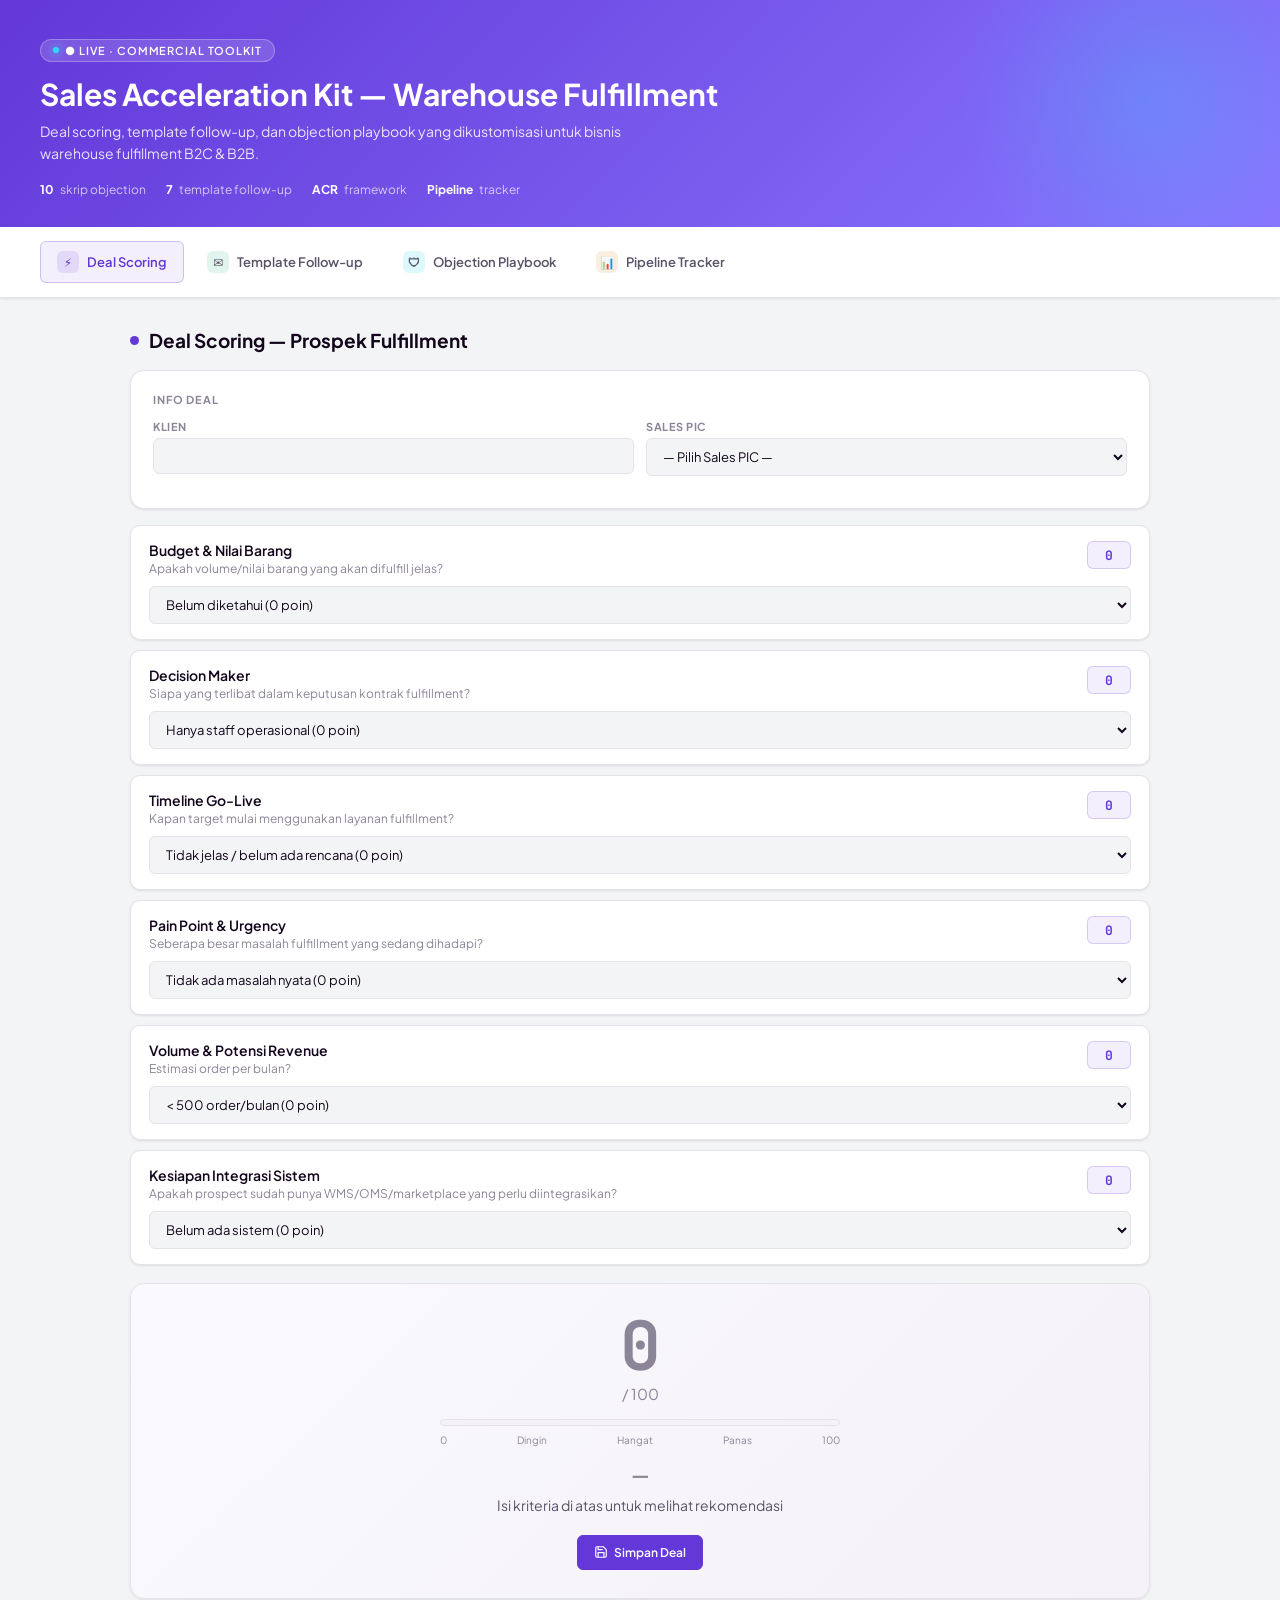
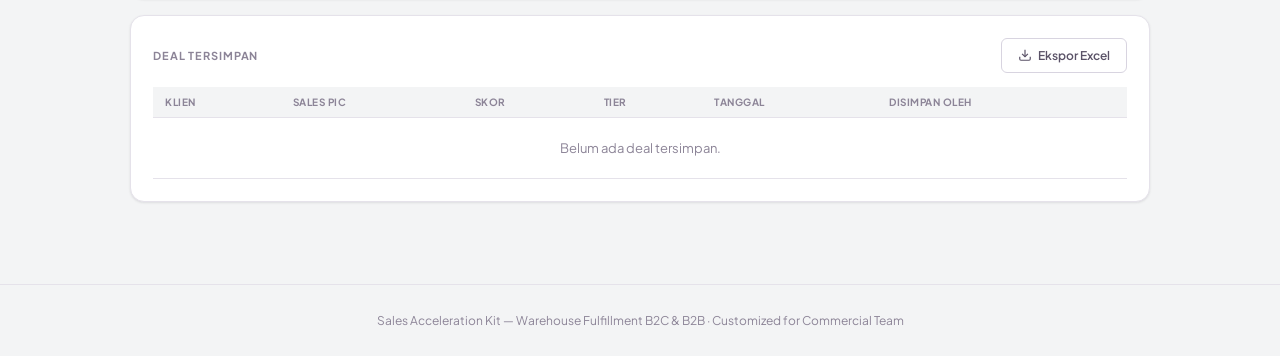
<file: tools/sales-toolkit.html>
<!DOCTYPE html>
<html lang="id">
<head>
<meta charset="UTF-8">
<meta name="viewport" content="width=device-width, initial-scale=1.0">
<title>Sales Toolkit — Warehouse Fulfillment</title>
<style>
  @import url('https://fonts.googleapis.com/css2?family=Plus+Jakarta+Sans:wght@300;400;500;600;700&family=JetBrains+Mono:wght@400;500&display=swap');
  *{box-sizing:border-box;margin:0;padding:0}
  :root{
    /* Aligned with FLOW Mega Apps light theme (css/styles.css) */
    --bg:#F3F4F5;--card:#ffffff;--card2:#faf9fd;--card3:#f4f2f8;
    --primary:#6337D8;--primary-light:#8976FF;--primary-hover:#5228c0;
    --accent:#2ED8FB;--green:#0ea672;--amber:#d97706;--red:#dc2626;
    --text:#13061C;--text2:#5a5267;--text3:#8c8497;
    --border:#e5e2ea;--border2:#d8d4e0;
    --radius:10px;--radius-sm:6px;--radius-lg:14px;
    --shadow:0 1px 3px rgba(19,6,28,.06),0 1px 2px rgba(19,6,28,.04);
    --shadow-hover:0 4px 12px rgba(19,6,28,.1);
  }
  body{font-family:'Plus Jakarta Sans',system-ui,sans-serif;background:var(--bg);color:var(--text);min-height:100vh;overflow-x:hidden}

  /* HEADER */
  .hero{background:linear-gradient(135deg,var(--primary) 0%,var(--primary-light) 100%);padding:36px 40px 30px;position:relative;overflow:hidden;color:#fff}
  .hero::before{content:'';position:absolute;top:-90px;right:-60px;width:380px;height:380px;background:radial-gradient(circle,rgba(46,216,251,0.22) 0%,transparent 70%);pointer-events:none}
  .hero-tag{display:inline-flex;align-items:center;gap:6px;background:rgba(255,255,255,0.15);border:1px solid rgba(255,255,255,0.25);border-radius:20px;padding:4px 12px;font-size:11px;font-weight:600;color:#fff;letter-spacing:0.08em;text-transform:uppercase;margin-bottom:14px}
  .hero-tag::before{content:'';width:6px;height:6px;border-radius:50%;background:var(--accent);animation:pulse 2s infinite;box-shadow:0 0 8px var(--accent)}
  @keyframes pulse{0%,100%{opacity:1}50%{opacity:0.35}}
  .hero h1{font-size:30px;font-weight:700;line-height:1.2;margin-bottom:8px;color:#fff}
  .hero p{color:rgba(255,255,255,0.85);font-size:14px;line-height:1.6;max-width:620px}
  .hero-meta{display:flex;gap:20px;margin-top:18px;flex-wrap:wrap}
  .hero-stat{display:flex;align-items:center;gap:6px;font-size:12px;color:rgba(255,255,255,0.7)}
  .hero-stat strong{color:#fff;font-weight:700}

  /* NAV TABS */
  .nav{display:flex;gap:6px;padding:14px 40px;background:var(--card);border-bottom:1px solid var(--border);position:sticky;top:0;z-index:100;overflow-x:auto;box-shadow:var(--shadow)}
  .nav::-webkit-scrollbar{height:0}
  .nav-btn{display:flex;align-items:center;gap:8px;padding:9px 16px;border-radius:var(--radius-sm);border:1px solid transparent;background:transparent;cursor:pointer;font-family:inherit;font-size:13px;font-weight:600;color:var(--text2);white-space:nowrap;transition:all 0.18s}
  .nav-btn:hover{background:var(--card3);color:var(--text)}
  .nav-btn.active{background:rgba(99,55,216,0.08);border-color:rgba(99,55,216,0.25);color:var(--primary)}
  .nav-btn .nav-icon{width:22px;height:22px;display:flex;align-items:center;justify-content:center;border-radius:6px;font-size:12px}
  .n1 .nav-icon{background:rgba(99,55,216,0.12)}
  .n2 .nav-icon{background:rgba(14,166,114,0.12)}
  .n3 .nav-icon{background:rgba(46,216,251,0.16)}
  .n4 .nav-icon{background:rgba(217,119,6,0.12)}

  /* MAIN */
  .main{max-width:1100px;margin:0 auto;padding:30px 40px}
  .panel{display:none}.panel.active{display:block}

  /* CARDS */
  .card{background:var(--card);border:1px solid var(--border);border-radius:var(--radius-lg);padding:22px;margin-bottom:16px;box-shadow:var(--shadow)}
  .card-title{font-size:11px;font-weight:700;text-transform:uppercase;letter-spacing:0.08em;color:var(--text3);margin-bottom:14px}

  /* SECTION HEADER */
  .sec-hdr{display:flex;align-items:center;gap:10px;margin-bottom:18px}
  .sec-hdr h2{font-size:19px;font-weight:700;color:var(--text)}
  .sec-dot{width:9px;height:9px;border-radius:50%}

  /* SCORING */
  .score-grid{display:grid;gap:10px}
  .score-item{background:var(--card);border:1px solid var(--border);border-radius:var(--radius);padding:15px 18px;box-shadow:var(--shadow)}
  .score-item-top{display:flex;align-items:flex-start;justify-content:space-between;gap:12px;margin-bottom:10px}
  .score-item-label{font-size:14px;font-weight:600;color:var(--text)}
  .score-item-desc{font-size:12px;color:var(--text3);margin-top:2px}
  .score-pts-badge{display:flex;align-items:center;justify-content:center;min-width:44px;height:28px;border-radius:var(--radius-sm);background:rgba(99,55,216,0.08);border:1px solid rgba(99,55,216,0.2);font-size:13px;font-weight:700;color:var(--primary);font-family:'JetBrains Mono',monospace;flex-shrink:0}
  .score-select{width:100%;background:var(--bg);border:1px solid var(--border);border-radius:var(--radius-sm);color:var(--text);padding:9px 12px;font-family:inherit;font-size:13px;cursor:pointer;transition:border-color 0.2s}
  .score-select:focus{outline:none;border-color:var(--primary);box-shadow:0 0 0 3px rgba(99,55,216,.1)}

  .result-panel{background:linear-gradient(135deg,var(--card2),var(--card3));border:1px solid var(--border);border-radius:var(--radius-lg);padding:28px;text-align:center;margin-top:18px;box-shadow:var(--shadow)}
  .result-number{font-size:68px;font-weight:700;font-family:'JetBrains Mono',monospace;line-height:1;transition:all 0.4s}
  .result-max{font-size:15px;color:var(--text3);margin-top:4px}
  .result-tier{font-size:19px;font-weight:700;margin-top:16px}
  .result-action{font-size:14px;color:var(--text2);margin-top:8px;line-height:1.6;max-width:520px;margin-left:auto;margin-right:auto}

  /* PROGRESS BAR */
  .score-bar-wrap{background:var(--card3);border-radius:4px;height:7px;margin:16px auto 8px;overflow:hidden;border:1px solid var(--border)}
  .score-bar{height:100%;border-radius:4px;transition:width 0.5s ease,background 0.4s}
  .tier-labels{display:flex;justify-content:space-between;font-size:10px;color:var(--text3)}

  /* TEMPLATES */
  .tmpl-chips{display:flex;gap:8px;flex-wrap:wrap}
  .chip{padding:7px 14px;border-radius:20px;border:1px solid var(--border2);background:var(--card);font-family:inherit;font-size:12px;font-weight:600;color:var(--text2);cursor:pointer;transition:all 0.18s;white-space:nowrap}
  .chip:hover{border-color:var(--primary);color:var(--primary)}
  .chip.active{background:rgba(99,55,216,0.08);border-color:var(--primary);color:var(--primary)}
  .tmpl-meta{display:flex;align-items:center;gap:10px;margin-bottom:12px}
  .tmpl-title{font-size:14px;font-weight:700;color:var(--text)}
  .badge{display:inline-block;padding:3px 10px;border-radius:20px;font-size:11px;font-weight:700}
  .badge-wa{background:rgba(37,211,102,0.12);color:#1faa54;border:1px solid rgba(37,211,102,0.3)}
  .badge-email{background:rgba(46,216,251,0.14);color:#0b8fb0;border:1px solid rgba(46,216,251,0.35)}
  .tmpl-box{background:var(--card2);border:1px solid var(--border);border-radius:var(--radius);padding:16px 20px;font-size:13px;line-height:1.8;white-space:pre-wrap;color:var(--text);font-family:'JetBrains Mono',monospace;min-height:180px}
  .copy-btn{display:inline-flex;align-items:center;gap:6px;margin-top:12px;padding:9px 16px;border-radius:var(--radius-sm);border:1px solid var(--border2);background:var(--card);font-family:inherit;font-size:12px;font-weight:600;color:var(--text2);cursor:pointer;transition:all 0.18s}
  .copy-btn:hover{border-color:var(--primary);color:var(--primary)}
  .copy-btn svg{width:14px;height:14px}
  .tmpl-tips{background:rgba(217,119,6,0.07);border:1px solid rgba(217,119,6,0.22);border-radius:var(--radius);padding:13px 16px;font-size:13px;color:var(--text2);line-height:1.6;margin-top:12px}
  .tmpl-tips::before{content:'💡 ';font-weight:600}

  /* OBJECTIONS */
  .obj-list{display:flex;flex-direction:column;gap:8px}
  .obj-card{background:var(--card);border:1px solid var(--border);border-radius:var(--radius);overflow:hidden;transition:border-color 0.2s;box-shadow:var(--shadow)}
  .obj-card:hover{border-color:var(--border2)}
  .obj-header{display:flex;align-items:center;gap:12px;padding:14px 18px;cursor:pointer;user-select:none}
  .obj-num{width:26px;height:26px;border-radius:8px;display:flex;align-items:center;justify-content:center;font-size:11px;font-weight:700;flex-shrink:0}
  .obj-title{font-size:14px;font-weight:600;color:var(--text);flex:1}
  .obj-level{font-size:10px;font-weight:700;padding:3px 9px;border-radius:10px;white-space:nowrap}
  .lvl-high{background:rgba(220,38,38,0.1);color:var(--red);border:1px solid rgba(220,38,38,0.25)}
  .lvl-med{background:rgba(217,119,6,0.1);color:var(--amber);border:1px solid rgba(217,119,6,0.25)}
  .lvl-low{background:rgba(14,166,114,0.1);color:var(--green);border:1px solid rgba(14,166,114,0.25)}
  .obj-chevron{width:18px;height:18px;color:var(--text3);transition:transform 0.25s;flex-shrink:0}
  .obj-chevron.open{transform:rotate(180deg)}
  .obj-body{display:none;padding:0 18px 18px}
  .obj-body.open{display:block}
  .acr-grid{display:grid;grid-template-columns:1fr 1fr 1fr;gap:10px;margin-bottom:10px}
  @media(max-width:700px){.acr-grid{grid-template-columns:1fr}}
  .acr-block{border-radius:var(--radius-sm);padding:12px 14px}
  .acr-a{background:rgba(99,55,216,0.05);border:1px solid rgba(99,55,216,0.15)}
  .acr-c{background:rgba(217,119,6,0.05);border:1px solid rgba(217,119,6,0.15)}
  .acr-r{background:rgba(14,166,114,0.05);border:1px solid rgba(14,166,114,0.15)}
  .acr-label{font-size:10px;font-weight:700;text-transform:uppercase;letter-spacing:0.08em;margin-bottom:6px}
  .acr-a .acr-label{color:var(--primary)}
  .acr-c .acr-label{color:var(--amber)}
  .acr-r .acr-label{color:var(--green)}
  .acr-block>div:last-child{font-size:12px;color:var(--text2)}
  .acr-script{font-size:12px;line-height:1.7;color:var(--text2);font-style:italic}
  .acr-notes{background:var(--card3);border:1px solid var(--border);border-radius:var(--radius-sm);padding:10px 12px;font-size:12px;color:var(--text3);line-height:1.6;margin-top:4px}
  .acr-notes::before{content:'📌 ';font-style:normal}

  /* PIPELINE */
  .pipeline-stats{display:grid;grid-template-columns:repeat(4,1fr);gap:12px;margin-bottom:18px}
  @media(max-width:600px){.pipeline-stats{grid-template-columns:repeat(2,1fr)}}
  .stat-box{background:var(--card);border:1px solid var(--border);border-radius:var(--radius);padding:16px;box-shadow:var(--shadow)}
  .stat-val{font-size:24px;font-weight:700;font-family:'JetBrains Mono',monospace}
  .stat-lbl{font-size:11px;color:var(--text3);margin-top:4px}
  .pipeline-table{width:100%;border-collapse:collapse;font-size:13px}
  .pipeline-table th{background:var(--bg);color:var(--text3);font-size:10px;font-weight:700;text-transform:uppercase;letter-spacing:0.06em;padding:10px 12px;text-align:left;border-bottom:1px solid var(--border)}
  .pipeline-table td{padding:11px 12px;border-bottom:1px solid var(--border);vertical-align:middle}
  .pipeline-table tr:hover td{background:var(--card2)}
  .stage-badge{display:inline-block;padding:3px 10px;border-radius:10px;font-size:11px;font-weight:600}
  .stage-prospecting{background:rgba(140,132,151,0.15);color:var(--text2)}
  .stage-qualified{background:rgba(46,216,251,0.16);color:#0b8fb0}
  .stage-demo{background:rgba(99,55,216,0.1);color:var(--primary)}
  .stage-proposal{background:rgba(217,119,6,0.12);color:var(--amber)}
  .stage-negotiation{background:rgba(220,38,38,0.1);color:var(--red)}
  .stage-won{background:rgba(14,166,114,0.12);color:var(--green)}
  .score-pill{display:inline-block;padding:2px 8px;border-radius:8px;font-size:11px;font-weight:700;font-family:'JetBrains Mono',monospace}
  .add-row-btn{display:flex;align-items:center;gap:6px;padding:10px 16px;border-radius:var(--radius-sm);border:1px dashed var(--border2);background:transparent;font-family:inherit;font-size:13px;font-weight:600;color:var(--text3);cursor:pointer;transition:all 0.18s;margin-top:12px;width:100%;justify-content:center}
  .add-row-btn:hover{border-color:var(--primary);color:var(--primary)}
  .cell-input{background:#fff;border:1px solid var(--border);border-radius:6px;padding:5px 8px;color:var(--text);font-family:inherit;font-size:12px}
  .cell-input:focus{outline:none;border-color:var(--primary)}

  /* EDITABLE FEATURES — deal info, forms, deals table, toast */
  .tk-row{display:grid;grid-template-columns:1fr 1fr;gap:12px}
  @media(max-width:600px){.tk-row{grid-template-columns:1fr}}
  .tk-field{display:flex;flex-direction:column;gap:5px;margin-bottom:12px}
  .tk-field label{font-size:11px;font-weight:700;text-transform:uppercase;letter-spacing:.05em;color:var(--text3)}
  .tk-input,.tk-textarea{width:100%;background:var(--bg);border:1px solid var(--border);border-radius:var(--radius-sm);color:var(--text);padding:9px 12px;font-family:inherit;font-size:13px}
  .tk-textarea{font-family:'JetBrains Mono',monospace;line-height:1.6;resize:vertical}
  .tk-input:focus,.tk-textarea:focus{outline:none;border-color:var(--primary);box-shadow:0 0 0 3px rgba(99,55,216,.1)}
  .tk-primary{background:var(--primary);color:#fff;border-color:var(--primary)}
  .tk-primary:hover{background:var(--primary-hover);color:#fff;border-color:var(--primary-hover)}
  .tk-actions{display:flex;gap:8px;justify-content:flex-end;flex-wrap:wrap;margin-top:6px}
  .tk-del{border:0;background:transparent;color:var(--text3);cursor:pointer;font-size:13px;font-weight:700;padding:3px 8px;border-radius:6px;line-height:1;flex-shrink:0}
  .tk-del:hover{background:rgba(220,38,38,0.1);color:var(--red)}
  .tk-tag{font-size:9px;font-weight:700;text-transform:uppercase;letter-spacing:.05em;background:rgba(99,55,216,.1);color:var(--primary);padding:2px 7px;border-radius:6px}
  .deals-table{width:100%;border-collapse:collapse;font-size:13px}
  .deals-table th{background:var(--bg);color:var(--text3);font-size:10px;font-weight:700;text-transform:uppercase;letter-spacing:.05em;padding:9px 12px;text-align:left;border-bottom:1px solid var(--border)}
  .deals-table td{padding:10px 12px;border-bottom:1px solid var(--border)}
  .tk-toast{position:fixed;left:50%;bottom:24px;transform:translateX(-50%);background:var(--text);color:#fff;padding:11px 18px;border-radius:var(--radius-sm);font-size:13px;font-weight:600;z-index:999;box-shadow:var(--shadow-hover);opacity:0;transition:opacity .2s;pointer-events:none}
  .tk-toast.show{opacity:1}
  .tk-toast.err{background:var(--red)}
  .tk-toast.ok{background:var(--green)}
  .hidden{display:none!important}

  /* SCROLLBAR */
  ::-webkit-scrollbar{width:8px;height:8px}
  ::-webkit-scrollbar-track{background:var(--bg)}
  ::-webkit-scrollbar-thumb{background:var(--border2);border-radius:4px}

  /* FOOTER */
  .footer{text-align:center;padding:28px 40px;color:var(--text3);font-size:12px;border-top:1px solid var(--border);margin-top:36px}
</style>
</head>
<body>

<div class="hero">
  <div class="hero-tag" id="heroTag">● Live</div>
  <h1 id="heroTitle"></h1>
  <p id="heroDesc"></p>
  <div class="hero-meta" id="heroMeta"></div>
</div>

<div class="nav">
  <button class="nav-btn n1 active" data-tab="scoring"><div class="nav-icon">⚡</div> <span data-nav="scoring"></span></button>
  <button class="nav-btn n2" data-tab="followup"><div class="nav-icon">✉</div> <span data-nav="followup"></span></button>
  <button class="nav-btn n3" data-tab="objection"><div class="nav-icon">🛡</div> <span data-nav="objection"></span></button>
  <button class="nav-btn n4" data-tab="pipeline"><div class="nav-icon">📊</div> <span data-nav="pipeline"></span></button>
</div>

<div class="main">

  <!-- SCORING -->
  <div id="panel-scoring" class="panel active">
    <div class="sec-hdr">
      <div class="sec-dot" style="background:var(--primary)"></div>
      <h2 data-sec="scoring"></h2>
    </div>
    <div class="card">
      <div class="card-title" id="deal-info-title"></div>
      <div class="tk-row">
        <div class="tk-field"><label id="lbl-client"></label><input type="text" id="deal-client" class="tk-input"/></div>
        <div class="tk-field" style="margin-bottom:0"><label id="lbl-pic"></label><select id="deal-pic" class="tk-input"></select></div>
      </div>
    </div>
    <div class="score-grid" id="score-grid"></div>
    <div class="result-panel">
      <div class="result-number" id="r-num" style="color:var(--text3)">0</div>
      <div class="result-max" id="r-max">/ 100</div>
      <div class="score-bar-wrap" style="max-width:400px">
        <div class="score-bar" id="r-bar" style="width:0%;background:var(--text3)"></div>
      </div>
      <div class="tier-labels" style="max-width:400px;margin:0 auto" id="tier-labels"></div>
      <div class="result-tier" id="r-tier">—</div>
      <div class="result-action" id="r-action"></div>
      <button class="copy-btn tk-primary" id="saveDealBtn" style="margin-top:18px">
        <svg viewBox="0 0 24 24" fill="none" stroke="currentColor" stroke-width="2"><path d="M19 21H5a2 2 0 01-2-2V5a2 2 0 012-2h11l5 5v11a2 2 0 01-2 2z"/><polyline points="17 21 17 13 7 13 7 21"/><polyline points="7 3 7 8 15 8"/></svg>
        <span id="saveDealLabel"></span>
      </button>
    </div>
    <div class="card" style="margin-top:16px">
      <div style="display:flex;align-items:center;justify-content:space-between;gap:10px;margin-bottom:14px">
        <div class="card-title" id="saved-deals-title" style="margin-bottom:0"></div>
        <button class="copy-btn" id="exportExcelBtn" style="margin-top:0">
          <svg viewBox="0 0 24 24" fill="none" stroke="currentColor" stroke-width="2"><path d="M21 15v4a2 2 0 01-2 2H5a2 2 0 01-2-2v-4"/><polyline points="7 10 12 15 17 10"/><line x1="12" y1="15" x2="12" y2="3"/></svg>
          <span id="exportExcelLabel"></span>
        </button>
      </div>
      <div style="overflow-x:auto">
        <table class="deals-table">
          <thead><tr id="deals-head"></tr></thead>
          <tbody id="deals-tbody"></tbody>
        </table>
      </div>
    </div>
  </div>

  <!-- FOLLOW-UP -->
  <div id="panel-followup" class="panel">
    <div class="sec-hdr">
      <div class="sec-dot" style="background:var(--green)"></div>
      <h2 data-sec="followup"></h2>
    </div>
    <div class="card">
      <div style="display:flex;align-items:center;justify-content:space-between;gap:10px;margin-bottom:14px">
        <div class="card-title" id="t-chips-title" style="margin-bottom:0"></div>
        <button class="copy-btn tk-primary tk-sup-only hidden" id="addTmplBtn" style="margin-top:0"></button>
      </div>
      <div class="tmpl-chips" id="tmpl-chips"></div>
    </div>
    <div class="card hidden" id="tmplForm">
      <div class="card-title" id="tmplFormTitle"></div>
      <div class="tk-field"><label id="lbl-tf-label"></label><input type="text" id="tf-label" class="tk-input"/></div>
      <div class="tk-field"><label id="lbl-tf-channel"></label><select id="tf-channel" class="tk-input"><option>WhatsApp</option><option>Email</option></select></div>
      <div class="tk-field"><label id="lbl-tf-content"></label><textarea id="tf-content" class="tk-textarea" rows="8"></textarea></div>
      <div class="tk-field"><label id="lbl-tf-tips"></label><textarea id="tf-tips" class="tk-textarea" rows="2"></textarea></div>
      <div class="tk-actions">
        <button class="chip" id="tf-cancel"></button>
        <button class="copy-btn tk-primary" id="tf-save" style="margin-top:0"></button>
      </div>
    </div>
    <div class="card">
      <div class="tmpl-meta">
        <span class="tmpl-title" id="t-title">—</span>
        <span class="badge" id="t-badge"></span>
        <span class="tk-tag hidden" id="t-custom-tag">Custom</span>
      </div>
      <div class="tmpl-box" id="t-content"></div>
      <div style="display:flex;gap:8px;flex-wrap:wrap">
        <button class="copy-btn" id="copyBtn">
          <svg viewBox="0 0 24 24" fill="none" stroke="currentColor" stroke-width="2"><rect x="9" y="9" width="13" height="13" rx="2"/><path d="M5 15H4a2 2 0 01-2-2V4a2 2 0 012-2h9a2 2 0 012 2v1"/></svg>
          <span id="copyBtnLabel"></span>
        </button>
        <button class="copy-btn hidden" id="delTmplBtn"></button>
      </div>
      <div class="tmpl-tips" id="t-tips"></div>
    </div>
  </div>

  <!-- OBJECTION -->
  <div id="panel-objection" class="panel">
    <div class="sec-hdr">
      <div class="sec-dot" style="background:var(--accent)"></div>
      <h2 data-sec="objection"></h2>
    </div>
    <div class="card" style="margin-bottom:18px">
      <div style="display:flex;align-items:center;justify-content:space-between;gap:10px;margin-bottom:14px">
        <div class="card-title" id="acr-title" style="margin-bottom:0"></div>
        <button class="copy-btn tk-primary tk-sup-only hidden" id="addObjBtn" style="margin-top:0"></button>
      </div>
      <div class="acr-grid">
        <div class="acr-block acr-a"><div class="acr-label">A — Acknowledge</div><div id="acr-a-desc"></div></div>
        <div class="acr-block acr-c"><div class="acr-label">C — Challenge</div><div id="acr-c-desc"></div></div>
        <div class="acr-block acr-r"><div class="acr-label">R — Redirect</div><div id="acr-r-desc"></div></div>
      </div>
    </div>
    <div class="card hidden" id="objForm">
      <div class="card-title" id="objFormTitle"></div>
      <div class="tk-row">
        <div class="tk-field"><label id="lbl-of-title"></label><input type="text" id="of-title" class="tk-input"/></div>
        <div class="tk-field"><label id="lbl-of-level"></label><select id="of-level" class="tk-input"></select></div>
      </div>
      <div class="tk-field"><label id="lbl-of-ack"></label><textarea id="of-ack" class="tk-textarea" rows="2"></textarea></div>
      <div class="tk-field"><label id="lbl-of-challenge"></label><textarea id="of-challenge" class="tk-textarea" rows="2"></textarea></div>
      <div class="tk-field"><label id="lbl-of-redirect"></label><textarea id="of-redirect" class="tk-textarea" rows="2"></textarea></div>
      <div class="tk-field"><label id="lbl-of-notes"></label><textarea id="of-notes" class="tk-textarea" rows="2"></textarea></div>
      <div class="tk-actions">
        <button class="chip" id="of-cancel"></button>
        <button class="copy-btn tk-primary" id="of-save" style="margin-top:0"></button>
      </div>
    </div>
    <div class="obj-list" id="obj-list"></div>
  </div>

  <!-- PIPELINE -->
  <div id="panel-pipeline" class="panel">
    <div class="sec-hdr">
      <div class="sec-dot" style="background:var(--amber)"></div>
      <h2 data-sec="pipeline"></h2>
    </div>
    <div class="pipeline-stats" id="pipe-stats"></div>
    <div class="card">
      <div style="display:flex;align-items:center;justify-content:space-between;gap:10px;margin-bottom:14px">
        <div class="card-title" id="pipe-deals-title" style="margin-bottom:0"></div>
        <button class="copy-btn" id="exportCsvBtn" style="margin-top:0">
          <svg viewBox="0 0 24 24" fill="none" stroke="currentColor" stroke-width="2"><path d="M21 15v4a2 2 0 01-2 2H5a2 2 0 01-2-2v-4"/><polyline points="7 10 12 15 17 10"/><line x1="12" y1="15" x2="12" y2="3"/></svg>
          <span id="exportCsvLabel"></span>
        </button>
      </div>
      <div style="overflow-x:auto">
        <table class="pipeline-table">
          <thead><tr id="pipe-head"></tr></thead>
          <tbody id="pipe-tbody"></tbody>
        </table>
      </div>
      <button class="add-row-btn" id="addRowBtn"></button>
    </div>
  </div>

</div><!-- /main -->

<div class="footer" id="footer"></div>

<script>
// ============================================================
// i18n — UI strings + content, Indonesian (id) + English (en)
// ============================================================
const UI = {
  id: {
    heroTag:'● Live · Commercial Toolkit',
    heroTitle:'Sales Acceleration Kit — Warehouse Fulfillment',
    heroDesc:'Deal scoring, template follow-up, dan objection playbook yang dikustomisasi untuk bisnis warehouse fulfillment B2C & B2B.',
    stats:[['10','skrip objection'],['7','template follow-up'],['ACR','framework'],['Pipeline','tracker']],
    nav:{scoring:'Deal Scoring',followup:'Template Follow-up',objection:'Objection Playbook',pipeline:'Pipeline Tracker'},
    sec:{scoring:'Deal Scoring — Prospek Fulfillment',followup:'Template Follow-up',objection:'Playbook Objection Handling',pipeline:'Pipeline Tracker'},
    pts:'poin',
    scoringDefault:'Isi kriteria di atas untuk melihat rekomendasi',
    tierLabels:['0','Dingin','Hangat','Panas','100'],
    chipsTitle:'Pilih skenario',
    copyBtn:'Salin template',copiedBtn:'✓ Tersalin!',
    acrTitle:'Framework ACR',
    acrDesc:['Akui & validasi keberatan prospect tanpa defensif','Gali asumsi di balik keberatan dengan pertanyaan yang tepat','Arahkan ke solusi konkret atau data yang relevan'],
    levels:{high:'Prioritas Tinggi',med:'Sedang',low:'Rendah'},
    pipeStats:['Total Prospek','Total Pipeline','Hot Deals','Avg Score'],
    pipeHead:['Perusahaan','PIC','Tipe','Stage','Score','Est. Revenue/bln','Next Action','Deadline'],
    dealsTitle:'Active Deals',
    exportCsv:'Ekspor CSV',
    addRow:'+ Tambah prospect baru',
    rowPh:{co:'Nama perusahaan',pic:'PIC',rev:'Rp 0',next:'Next action',dl:'Tanggal'},
    typeOpts:['B2C','B2B','Keduanya'],
    footer:'Sales Acceleration Kit — Warehouse Fulfillment B2C & B2B · Customized for Commercial Team',
    dealInfo:'Info Deal',client:'Klien',salesPic:'Sales PIC',picPlaceholder:'— Pilih Sales PIC —',
    saveDeal:'Simpan Deal',savedDeals:'Deal Tersimpan',exportExcel:'Ekspor Excel',
    dealCols:['Klien','Sales PIC','Skor','Tier','Tanggal','Disimpan oleh'],
    noDeals:'Belum ada deal tersimpan.',needClient:'Isi nama klien terlebih dahulu.',
    dealSaved:'Deal tersimpan ✓',
    addTemplate:'+ Tambah Template',addObjection:'+ Tambah Objection',
    newTemplate:'Template Baru',newObjection:'Objection Baru',
    fLabel:'Nama / Label',fChannel:'Channel',fContent:'Isi Template',fTips:'Tips (opsional)',
    fTitle:'Judul Objection',fLevel:'Prioritas',fAck:'A — Acknowledge',fChallenge:'C — Challenge',fRedirect:'R — Redirect',fNotes:'Catatan (opsional)',
    save:'Simpan',cancel:'Batal',del:'Hapus',
    itemSaved:'Tersimpan ✓',deleted:'Dihapus ✓',
    confirmDel:'Hapus item ini?',needFields:'Lengkapi field yang wajib diisi.'
  },
  en: {
    heroTag:'● Live · Commercial Toolkit',
    heroTitle:'Sales Acceleration Kit — Warehouse Fulfillment',
    heroDesc:'Deal scoring, follow-up templates, and an objection playbook customized for B2C & B2B warehouse fulfillment businesses.',
    stats:[['10','objection scripts'],['7','follow-up templates'],['ACR','framework'],['Pipeline','tracker']],
    nav:{scoring:'Deal Scoring',followup:'Follow-up Templates',objection:'Objection Playbook',pipeline:'Pipeline Tracker'},
    sec:{scoring:'Deal Scoring — Fulfillment Prospect',followup:'Follow-up Templates',objection:'Objection Handling Playbook',pipeline:'Pipeline Tracker'},
    pts:'pts',
    scoringDefault:'Fill in the criteria above to see a recommendation',
    tierLabels:['0','Cold','Warm','Hot','100'],
    chipsTitle:'Choose a scenario',
    copyBtn:'Copy template',copiedBtn:'✓ Copied!',
    acrTitle:'ACR Framework',
    acrDesc:["Acknowledge & validate the prospect's objection without being defensive",'Probe the assumptions behind the objection with the right questions','Steer toward a concrete solution or relevant data'],
    levels:{high:'High Priority',med:'Medium',low:'Low'},
    pipeStats:['Total Prospects','Total Pipeline','Hot Deals','Avg Score'],
    pipeHead:['Company','PIC','Type','Stage','Score','Est. Revenue/mo','Next Action','Deadline'],
    dealsTitle:'Active Deals',
    exportCsv:'Export CSV',
    addRow:'+ Add new prospect',
    rowPh:{co:'Company name',pic:'PIC',rev:'Rp 0',next:'Next action',dl:'Date'},
    typeOpts:['B2C','B2B','Both'],
    footer:'Sales Acceleration Kit — Warehouse Fulfillment B2C & B2B · Customized for Commercial Team',
    dealInfo:'Deal Info',client:'Client',salesPic:'Sales PIC',picPlaceholder:'— Select Sales PIC —',
    saveDeal:'Save Deal',savedDeals:'Saved Deals',exportExcel:'Export Excel',
    dealCols:['Client','Sales PIC','Score','Tier','Date','Saved by'],
    noDeals:'No saved deals yet.',needClient:'Enter a client name first.',
    dealSaved:'Deal saved ✓',
    addTemplate:'+ Add Template',addObjection:'+ Add Objection',
    newTemplate:'New Template',newObjection:'New Objection',
    fLabel:'Name / Label',fChannel:'Channel',fContent:'Template Content',fTips:'Tips (optional)',
    fTitle:'Objection Title',fLevel:'Priority',fAck:'A — Acknowledge',fChallenge:'C — Challenge',fRedirect:'R — Redirect',fNotes:'Notes (optional)',
    save:'Save',cancel:'Cancel',del:'Delete',
    itemSaved:'Saved ✓',deleted:'Deleted ✓',
    confirmDel:'Delete this item?',needFields:'Please fill in the required fields.'
  }
};

// ---- Deal scoring criteria ----
const SCORE = {
  id:[
    {label:'Budget & Nilai Barang',desc:'Apakah volume/nilai barang yang akan difulfill jelas?',opts:[['Belum diketahui',0],['Ada, SKU < 50 / volume kecil',10],['Jelas, SKU > 50 / volume menengah',20],['Besar & terukur (SLA ketat, volume tinggi)',30]]},
    {label:'Decision Maker',desc:'Siapa yang terlibat dalam keputusan kontrak fulfillment?',opts:[['Hanya staff operasional',0],['Manager / Supervisor',5],['Direktur Operasional / COO',15],['Owner / CEO langsung',20]]},
    {label:'Timeline Go-Live',desc:'Kapan target mulai menggunakan layanan fulfillment?',opts:[['Tidak jelas / belum ada rencana',0],['> 6 bulan',5],['3–6 bulan',10],['< 3 bulan',15],['< 1 bulan (urgent)',20]]},
    {label:'Pain Point & Urgency',desc:'Seberapa besar masalah fulfillment yang sedang dihadapi?',opts:[['Tidak ada masalah nyata',0],['Ada keluhan tapi tidak mendesak',5],['Return rate tinggi / delivery lambat',10],['Gudang penuh / mitra lama bermasalah',15]]},
    {label:'Volume & Potensi Revenue',desc:'Estimasi order per bulan?',opts:[['< 500 order/bulan',0],['500–2.000 order/bulan',3],['2.000–10.000 order/bulan',7],['> 10.000 order/bulan',10]]},
    {label:'Kesiapan Integrasi Sistem',desc:'Apakah prospect sudah punya WMS/OMS/marketplace yang perlu diintegrasikan?',opts:[['Belum ada sistem',0],['Manual / Excel',1],['Sudah ada tapi tidak tahu API',3],['Siap integrasi (Tokopedia, Shopee, SAP, dll)',5]]}
  ],
  en:[
    {label:'Budget & Goods Value',desc:'Is the volume/value of goods to be fulfilled clear?',opts:[['Not yet known',0],['Some, SKU < 50 / small volume',10],['Clear, SKU > 50 / medium volume',20],['Large & measurable (tight SLA, high volume)',30]]},
    {label:'Decision Maker',desc:'Who is involved in the fulfillment contract decision?',opts:[['Operational staff only',0],['Manager / Supervisor',5],['Operations Director / COO',15],['Owner / CEO directly',20]]},
    {label:'Go-Live Timeline',desc:'When is the target to start using the fulfillment service?',opts:[['Unclear / no plan yet',0],['> 6 months',5],['3–6 months',10],['< 3 months',15],['< 1 month (urgent)',20]]},
    {label:'Pain Point & Urgency',desc:'How significant is the fulfillment problem they currently face?',opts:[['No real problem',0],['Some complaints but not urgent',5],['High return rate / slow delivery',10],['Warehouse full / current partner failing',15]]},
    {label:'Volume & Revenue Potential',desc:'Estimated orders per month?',opts:[['< 500 orders/month',0],['500–2,000 orders/month',3],['2,000–10,000 orders/month',7],['> 10,000 orders/month',10]]},
    {label:'System Integration Readiness',desc:'Does the prospect already have a WMS/OMS/marketplace to integrate?',opts:[['No system yet',0],['Manual / Excel',1],['Has a system but unsure about API',3],['Integration-ready (Tokopedia, Shopee, SAP, etc.)',5]]}
  ]
};

// ---- Score tiers (>=70 hot, >=45 warm, >=20 cold, else hold) ----
const TIERS = {
  id:{
    hot:{tier:'🔥 HOT — Prioritas Tinggi',action:'Assign ke senior sales. Kirim proposal + breakdown harga dalam 2 hari. Tawarkan site visit gudang segera.'},
    warm:{tier:'⚡ WARM — Nurturing Aktif',action:'Kirim case study klien serupa. Set demo WMS atau site visit. Follow-up 1x seminggu.'},
    cold:{tier:'❄️ COLD — Nurture Pasif',action:'Masuk email sequence edukasi (SLA, packaging, integrasi). Follow-up 2x sebulan. Review ulang dalam 30 hari.'},
    hold:{tier:'⏸️ HOLD',action:'Simpan di database. Set reminder re-qualify dalam 90 hari.'}
  },
  en:{
    hot:{tier:'🔥 HOT — High Priority',action:'Assign to senior sales. Send proposal + price breakdown within 2 days. Offer a warehouse site visit immediately.'},
    warm:{tier:'⚡ WARM — Active Nurturing',action:'Send a similar-client case study. Schedule a WMS demo or site visit. Follow up once a week.'},
    cold:{tier:'❄️ COLD — Passive Nurture',action:'Add to the educational email sequence (SLA, packaging, integration). Follow up twice a month. Re-review in 30 days.'},
    hold:{tier:'⏸️ HOLD',action:'Keep in the database. Set a reminder to re-qualify in 90 days.'}
  }
};

// ---- Follow-up templates ----
const TEMPLATES = {
  id:[
    {label:'Post-meeting',channel:'WhatsApp',content:`Halo [Nama], terima kasih sudah meluangkan waktu hari ini 🙏

Berikut ringkasan diskusi kita:
✅ Kebutuhan utama: [volume order/bulan, kategori produk, marketplace]
✅ Solusi yang kami tawarkan: [fulfillment B2C/B2B, integrasi sistem, SLA pengiriman]
✅ Next step: [kirim proposal / site visit / demo WMS]

Saya akan kirimkan proposal + breakdown harga paling lambat [tanggal]. Ada pertanyaan sebelumnya? Langsung reply sini ya 🎯`,tips:'Selalu sertakan ringkasan spesifik (volume, SKU, marketplace) agar terlihat profesional dan memudahkan mereka presentasi ke internal.'},
    {label:'Post-proposal',channel:'WhatsApp',content:`Halo [Nama] 👋

Follow-up proposal fulfillment yang saya kirimkan [tanggal].

Sudah sempat dicek? Ada bagian yang ingin didiskusikan — misalnya soal SLA pengiriman, biaya handling per SKU, atau proses integrasi marketplace?

Kalau lebih mudah, kita bisa 15 menit call saja:
📅 [Opsi waktu 1]
📅 [Opsi waktu 2]

Silakan pilih yang paling nyaman 😊`,tips:'Tawarkan call, bukan email. Untuk proposal fulfillment yang kompleks (SLA, harga/SKU, dll), diskusi langsung jauh lebih efektif dari bolak-balik teks.'},
    {label:'No response 3 hari',channel:'WhatsApp',content:`Halo [Nama] 🙏

Maaf ganggu sebentar — mungkin pesan sebelumnya terlewat di tengah kesibukan.

Sekedar info, kami baru onboard klien [industri serupa] yang sebelumnya menghadapi masalah [return rate tinggi / gudang penuh / pengiriman lambat] — dan berhasil diselesaikan dalam [X minggu].

Kalau timing-nya belum tepat sekarang, tidak masalah — kabari saja dan saya follow-up di waktu yang lebih pas 🙏`,tips:'Jangan tunjukkan frustrasi. Berikan "jalan keluar" yang mudah. Tambah social proof (klien serupa) agar ada alasan baru untuk mereka merespons. Ini yang sering trigger reply.'},
    {label:'Minta waktu lagi',channel:'Email',content:`Subject: Re: [Nama Proposal] — Material pendukung untuk diskusi internal

Halo [Nama],

Tentu, kami mengerti prosesnya perlu waktu yang tepat.

Sambil menunggu, saya lampirkan:
📎 Case study klien [industri/kategori serupa] yang berhasil turunkan biaya fulfillment 25–40%
📎 Comparison sheet: in-house warehouse vs outsource fulfillment (cost breakdown lengkap)
📎 FAQ untuk membantu diskusi internal tim kamu

Adakah concern spesifik yang ingin saya bantu klarifikasi? Misalnya soal kontrak minimum, keamanan barang, atau integrasi sistem?

Saya siap dihubungi kapanpun.

Best,
[Nama Kamu] | [Jabatan]`,tips:'Kirim comparison sheet cost in-house vs outsource — ini biasanya sangat persuasif untuk CFO atau decision maker keuangan. Ini senjata terkuat untuk mempercepat keputusan.'},
    {label:'Push closing EOM',channel:'WhatsApp',content:`Halo [Nama] 😊

Update singkat — kami ada slot onboarding terbatas di [bulan ini/bulan depan], dan kalau keputusan bisa dikonfirmasi sebelum [tanggal], kami bisa include:
🎁 Gratis setup & integrasi marketplace (senilai Rp [X])
🎁 Prioritas slot gudang di lokasi [nama lokasi]
🎁 1 bulan free setup fee

Ini bukan tekanan — hanya ingin pastikan [Nama Perusahaan] dapat benefit maksimal di awal.

Ada yang perlu kita klarifikasi dulu? 🙏`,tips:'Urgency yang paling kuat di fulfillment: slot gudang terbatas, promo setup gratis, atau momentum seasonality (Harbolnas, Lebaran, dll). Jangan gunakan urgensi palsu.'},
    {label:'Site visit / demo',channel:'WhatsApp',content:`Halo [Nama] 🏭

Senang sekali kamu tertarik untuk lihat operasional kami langsung!

Kami siapkan:
✅ Tour gudang + demo WMS live
✅ Penjelasan alur picking, packing & pengiriman
✅ Sesi tanya jawab langsung dengan tim operasional

Berikut opsi jadwal:
📅 [Hari, tanggal, waktu]
📅 [Hari, tanggal, waktu]

Berapa orang yang akan hadir? Kami siapkan area meeting + refreshment 😊`,tips:'Site visit adalah closing tool terkuat di bisnis fulfillment — 70%+ prospect yang datang ke gudang akan convert. Prioritaskan ini untuk hot prospect. Selalu tanya jumlah tamu.'},
    {label:'Upsell / referral',channel:'WhatsApp',content:`Halo [Nama], sudah [X] bulan berjalan — semoga operasional fulfillment lancar! 🚀

Berdasarkan volume bulan ini, ada 2 hal yang ingin saya share:
1️⃣ Kami bisa optimalkan [packaging / routing pengiriman] dan potensi turunkan cost sekitar [X]%
2️⃣ Kalau ada rekan bisnis yang punya kebutuhan serupa, kami ada program referral dengan benefit [sebutkan]

Ada yang ingin kita review dari performa bulan ini? Happy to help! 😊`,tips:'Upsell paling efektif dilakukan di "honeymoon phase" (1–3 bulan pertama). Gunakan data aktual mereka sebagai pembuka — bukan promosi generik.'}
  ],
  en:[
    {label:'Post-meeting',channel:'WhatsApp',content:`Hi [Name], thank you for taking the time today 🙏

Here's a summary of our discussion:
✅ Key needs: [orders/month, product category, marketplace]
✅ Solution we offer: [B2C/B2B fulfillment, system integration, delivery SLA]
✅ Next step: [send proposal / site visit / WMS demo]

I'll send the proposal + price breakdown by [date] at the latest. Any questions before then? Just reply here 🎯`,tips:'Always include a specific summary (volume, SKU, marketplace) — it looks professional and makes it easier for them to present internally.'},
    {label:'Post-proposal',channel:'WhatsApp',content:`Hi [Name] 👋

Following up on the fulfillment proposal I sent on [date].

Had a chance to review it? Anything you'd like to discuss — delivery SLA, handling cost per SKU, or the marketplace integration process?

If it's easier, we can do a quick 15-minute call:
📅 [Time option 1]
📅 [Time option 2]

Pick whichever works best for you 😊`,tips:'Offer a call, not email. For complex fulfillment proposals (SLA, price/SKU, etc.), a live discussion is far more effective than back-and-forth texts.'},
    {label:'No response 3 days',channel:'WhatsApp',content:`Hi [Name] 🙏

Sorry to bother you briefly — my previous message may have been missed amid a busy schedule.

Just so you know, we recently onboarded a client in [similar industry] who previously faced [high return rate / full warehouse / slow delivery] — and it was resolved within [X weeks].

If the timing isn't right now, that's completely fine — just let me know and I'll follow up at a better time 🙏`,tips:"Don't show frustration. Give them an easy 'way out'. Add social proof (a similar client) so there's a fresh reason to respond — this often triggers a reply."},
    {label:'Asking for more time',channel:'Email',content:`Subject: Re: [Proposal Name] — Supporting material for your internal discussion

Hi [Name],

Of course, we understand the process needs the right timing.

In the meantime, I've attached:
📎 A case study of a client in [similar industry/category] who cut fulfillment costs by 25–40%
📎 Comparison sheet: in-house warehouse vs. outsourced fulfillment (full cost breakdown)
📎 An FAQ to support your team's internal discussion

Is there a specific concern I can help clarify? For example, minimum contract, goods security, or system integration?

I'm available anytime.

Best,
[Your Name] | [Title]`,tips:'Send the in-house vs. outsource cost comparison sheet — it is usually very persuasive for a CFO or financial decision maker. It is your strongest tool to speed up the decision.'},
    {label:'Push closing (EOM)',channel:'WhatsApp',content:`Hi [Name] 😊

Quick update — we have limited onboarding slots for [this month/next month], and if the decision can be confirmed before [date], we can include:
🎁 Free setup & marketplace integration (worth Rp [X])
🎁 Priority warehouse slot at [location name]
🎁 1 month free setup fee

This isn't pressure — I just want to make sure [Company Name] gets maximum benefit from the start.

Anything we should clarify first? 🙏`,tips:'The strongest urgency in fulfillment: limited warehouse slots, a free-setup promo, or seasonal momentum (Harbolnas, Eid, etc.). Never use fake urgency.'},
    {label:'Site visit / demo',channel:'WhatsApp',content:`Hi [Name] 🏭

We're delighted you're interested in seeing our operations firsthand!

We'll prepare:
✅ Warehouse tour + live WMS demo
✅ A walkthrough of the picking, packing & shipping flow
✅ A live Q&A session with the operations team

Here are some schedule options:
📅 [Day, date, time]
📅 [Day, date, time]

How many people will attend? We'll set up a meeting area + refreshments 😊`,tips:'A site visit is the strongest closing tool in fulfillment — 70%+ of prospects who visit the warehouse convert. Prioritize this for hot prospects. Always ask the number of guests.'},
    {label:'Upsell / referral',channel:'WhatsApp',content:`Hi [Name], it's been [X] months — hope your fulfillment operations are running smoothly! 🚀

Based on this month's volume, there are 2 things I'd like to share:
1️⃣ We can optimize [packaging / delivery routing] and potentially cut costs by around [X]%
2️⃣ If you know a business partner with similar needs, we have a referral program with [benefit]

Anything you'd like to review from this month's performance? Happy to help! 😊`,tips:"Upselling is most effective during the 'honeymoon phase' (first 1–3 months). Open with their actual data — not a generic pitch."}
  ]
};

// ---- Objection playbook ----
const OBJECTIONS = {
  id:[
    {title:'Harga fulfillment kalian terlalu mahal',level:'high',ack:'Saya mengerti, biaya adalah pertimbangan utama dan saya hargai kejujurannya.',challenge:'Mahal dibanding apa — in-house warehouse atau kompetitor lain? Sudah pernah hitung total cost of ownership in-house termasuk gaji staff gudang, sewa, packaging, sistem?',redirect:'Mari kita hitung bersama. Rata-rata klien kami yang awalnya in-house ternyata 25–40% lebih mahal setelah dihitung semua komponen. Saya bisa bantu buatkan perbandingannya dalam 1 hari.',notes:'Siapkan comparison sheet cost in-house vs outsource. Ini senjata terkuat untuk objection harga di fulfillment.'},
    {title:'Kami takut barang hilang atau rusak di gudang',level:'high',ack:'Kekhawatiran itu sangat valid — barang adalah aset utama bisnis dan kami mengerti betul pentingnya.',challenge:'Pengalaman buruk sebelumnya pernah ada? Atau ini kekhawatiran umum? Sistem apa yang saat ini digunakan untuk kontrol stok?',redirect:'Kami menerapkan WMS dengan real-time tracking, CCTV 24 jam, dan SOP cycle count harian. Kami juga punya SLA kompensasi yang tertulis di kontrak — bukan sekadar janji lisan.',notes:'Tawarkan site visit gudang. Transparansi fisik adalah cara tercepat untuk atasi trust issue ini.'},
    {title:'Sudah punya gudang sendiri / partner lain',level:'med',ack:'Bagus kalau sudah ada setup yang berjalan — berarti kamu sudah paham betul kompleksitas fulfillment.',challenge:'Apa yang paling kamu suka dari setup sekarang? Ada area yang masih belum optimal — SLA pengiriman, biaya per order, atau kapasitas saat peak season?',redirect:'Banyak klien kami awalnya sudah punya partner — kami masuk untuk handle overflow peak season atau kategori produk tertentu. Tidak harus ganti total, bisa komplementer dulu.',notes:'Jangan attack kompetitor. Cari gap (peak season, kategori khusus, area coverage) dan masuk dari sana.'},
    {title:'Volume order kami masih kecil, belum siap',level:'med',ack:'Justru ini yang kami dengar dari banyak klien sebelum mereka scale — dan saya mengerti logikanya.',challenge:'Berapa order per bulan sekarang? Target 6 bulan ke depan? Ada campaign atau launching produk yang akan dorong volume?',redirect:'Kami punya paket starter yang fleksibel untuk bisnis yang sedang tumbuh — tidak ada minimum order yang memberatkan, dan sistem sudah siap saat volume meningkat.',notes:"Framing: 'Lebih mudah set up sistem saat volume kecil daripada saat sudah chaos di peak season.'"},
    {title:'Proses integrasi sistem terlalu rumit',level:'med',ack:'Saya mengerti — integrasi teknis memang bisa terasa overwhelming, terutama kalau tim tidak ada background IT.',challenge:'Platform apa yang sekarang digunakan? (Shopee, Tokopedia, Lazada, custom website, SAP?) Siapa yang handle sistem di tim kamu?',redirect:'Tim teknis kami yang handle proses integrasi dari awal sampai live — kamu tidak perlu coding sama sekali. Rata-rata integrasi marketplace selesai dalam 3–5 hari kerja.',notes:'Siapkan onboarding checklist dan timeline integrasi yang konkret — ini yang biasanya bikin prospect lebih confident.'},
    {title:'SLA pengiriman kalian tidak memenuhi kebutuhan kami',level:'high',ack:'SLA pengiriman adalah jantung dari bisnis fulfillment dan saya sangat menghargai kamu jelas soal ini.',challenge:'SLA seperti apa yang dibutuhkan? Same day? Next day? Area coverage mana yang paling kritis? Apa yang terjadi sekarang kalau SLA tidak terpenuhi?',redirect:'Kami punya SLA tertulis per kurir partner (J&T, SiCepat, AnterAja, JNE, Ninja) termasuk pickup time. Untuk area [X] kami bisa komit [Y]. Mari lihat datanya bersama.',notes:'Selalu backup dengan data historis SLA ke kurir — jangan hanya janji verbal. Tunjukkan dashboard real-time kalau ada.'},
    {title:'Tidak yakin kalian bisa handle peak season kami',level:'med',ack:'Kekhawatiran yang sangat masuk akal — peak season adalah momen paling kritis dan kesalahan di sana mahal sekali.',challenge:'Peak season kamu kapan? (Harbolnas, Lebaran, akhir tahun?) Berapa estimasi spike volume-nya dibanding hari biasa?',redirect:'Kami sudah handle klien dengan volume spike hingga 8x dari normal tanpa SLA break. Kami punya SOP surge capacity yang bisa di-activate 2 minggu sebelum peak.',notes:'Referensi case peak season adalah closing tool terkuat untuk objection ini. Siapkan data angka yang nyata.'},
    {title:'Kontrak minimum terlalu panjang / mengikat',level:'med',ack:'Komitmen jangka panjang memang terasa berat terutama kalau belum pernah kerja sama sebelumnya — itu normal.',challenge:'Apa yang paling dikhawatirkan dari kontrak panjang? Soal fleksibilitas kalau bisnis berubah, atau soal performance yang belum terbukti?',redirect:'Kami bisa mulai dengan pilot 3 bulan tanpa komitmen jangka panjang — setelah kamu lihat sendiri performa kami, keputusan perpanjang jadi jauh lebih mudah.',notes:'Pilot period adalah objection killer terbaik untuk kontrak. Pastikan pilot-nya berhasil dengan full attention dari tim.'},
    {title:'Kami ingin coba kelola sendiri dulu',level:'low',ack:'Saya menghargai keinginan untuk understand prosesnya dulu — dan itu keputusan yang wajar.',challenge:'Apa yang ingin kamu pelajari dari mengelola sendiri? Soal cost, kontrol, atau understanding operasional? Sudah ada plan untuk team dan sistemnya?',redirect:'Banyak yang mulai mandiri dan akhirnya ke kami setelah 3–6 bulan — bukan karena gagal, tapi karena sadar core business mereka bukan di logistik. Kami tetap terbuka kapanpun.',notes:"Jangan paksa. Simpan sebagai 'nurture warm' dan follow-up setelah 60 hari. Mereka akan kembali kalau struggle."},
    {title:'Harus lapor ke pusat / atasan di luar kota dulu',level:'low',ack:'Tentu, proses approval untuk investasi seperti ini memang perlu jalur yang tepat.',challenge:'Siapa yang perlu approve? Apa concern utama yang biasanya diangkat di level itu — cost efficiency, risk, atau operasional?',redirect:'Saya bisa siapkan executive summary 1 halaman + business case ROI yang bisa langsung kamu forward. Kalau perlu, saya juga bisa join video call singkat bersama tim pusat.',notes:"Selalu tanya 'siapa lagi yang perlu terlibat?' di awal — pastikan kamu tidak deal dengan bukan decision maker."}
  ],
  en:[
    {title:'Your fulfillment pricing is too expensive',level:'high',ack:'I understand — cost is a major consideration, and I appreciate your honesty.',challenge:'Expensive compared to what — an in-house warehouse or another competitor? Have you calculated the total cost of ownership of in-house, including warehouse staff salaries, rent, packaging, and systems?',redirect:'Let us calculate it together. On average, our clients who started in-house turned out to be 25–40% more expensive once all components were counted. I can prepare the comparison for you within a day.',notes:'Prepare the in-house vs. outsource cost comparison sheet. It is the strongest weapon for price objections in fulfillment.'},
    {title:'We are worried about goods being lost or damaged in the warehouse',level:'high',ack:'That concern is completely valid — goods are a core business asset and we fully understand how important they are.',challenge:'Have you had a bad experience before, or is this a general concern? What system do you currently use for stock control?',redirect:'We run a WMS with real-time tracking, 24-hour CCTV, and a daily cycle-count SOP. We also have a compensation SLA written into the contract — not just a verbal promise.',notes:'Offer a warehouse site visit. Physical transparency is the fastest way to resolve this trust issue.'},
    {title:'We already have our own warehouse / another partner',level:'med',ack:'It is great that you already have a running setup — it means you understand the complexity of fulfillment well.',challenge:'What do you like most about your current setup? Are there areas still not optimal — delivery SLA, cost per order, or capacity during peak season?',redirect:'Many of our clients already had a partner — we came in to handle peak-season overflow or specific product categories. You do not have to switch entirely; we can start as a complement.',notes:'Do not attack the competitor. Find the gap (peak season, special categories, coverage area) and enter from there.'},
    {title:'Our order volume is still small, we are not ready',level:'med',ack:'This is exactly what we hear from many clients before they scale — and I understand the logic.',challenge:'How many orders per month now? What is the target in 6 months? Any campaign or product launch that will drive volume?',redirect:'We have a flexible starter package for growing businesses — no burdensome minimum order, and the system is ready when volume grows.',notes:"Framing: 'It is easier to set up the system while volume is small than when it is chaos at peak season.'"},
    {title:'The system integration process is too complicated',level:'med',ack:'I understand — technical integration can feel overwhelming, especially if the team has no IT background.',challenge:'What platform do you currently use? (Shopee, Tokopedia, Lazada, custom website, SAP?) Who handles systems on your team?',redirect:'Our technical team handles the integration from start to go-live — you do not need to code at all. Marketplace integration averages 3–5 working days.',notes:'Prepare a concrete onboarding checklist and integration timeline — this usually makes prospects more confident.'},
    {title:'Your delivery SLA does not meet our needs',level:'high',ack:'Delivery SLA is the heart of the fulfillment business, and I really appreciate you being clear about it.',challenge:'What kind of SLA do you need? Same day? Next day? Which coverage area is most critical? What happens now when the SLA is not met?',redirect:'We have a written SLA per courier partner (J&T, SiCepat, AnterAja, JNE, Ninja), including pickup time. For area [X] we can commit to [Y]. Let us look at the data together.',notes:'Always back it up with historical courier SLA data — not just verbal promises. Show the real-time dashboard if available.'},
    {title:'Not sure you can handle our peak season',level:'med',ack:'A very reasonable concern — peak season is the most critical moment and mistakes there are very costly.',challenge:'When is your peak season? (Harbolnas, Eid, year-end?) What is the estimated volume spike compared to a normal day?',redirect:'We have handled clients with volume spikes up to 8x normal without an SLA break. We have a surge-capacity SOP that can be activated 2 weeks before peak.',notes:'A peak-season case reference is the strongest closing tool for this objection. Prepare real numbers.'},
    {title:'The minimum contract is too long / binding',level:'med',ack:'A long-term commitment does feel heavy, especially without prior collaboration — that is normal.',challenge:'What worries you most about a long contract? Flexibility if the business changes, or unproven performance?',redirect:'We can start with a 3-month pilot with no long-term commitment — once you see our performance yourself, the decision to extend becomes much easier.',notes:'A pilot period is the best objection-killer for contracts. Make sure the pilot succeeds with the team full attention.'},
    {title:'We want to try managing it ourselves first',level:'low',ack:'I appreciate the desire to understand the process first — and that is a reasonable decision.',challenge:'What do you want to learn from managing it yourself? Cost, control, or operational understanding? Do you have a plan for the team and systems?',redirect:'Many start on their own and come to us after 3–6 months — not because they failed, but because they realize logistics is not their core business. We are open whenever you are ready.',notes:"Do not push. Keep them as a 'warm nurture' and follow up after 60 days. They will return if they struggle."},
    {title:'I need to report to head office / a manager out of town first',level:'low',ack:'Of course — approval for an investment like this does need the right channel.',challenge:'Who needs to approve? What main concern is usually raised at that level — cost efficiency, risk, or operations?',redirect:'I can prepare a one-page executive summary + ROI business case you can forward directly. If needed, I can also join a short video call with the head-office team.',notes:"Always ask 'who else needs to be involved?' early — make sure you are not dealing with a non-decision-maker."}
  ]
};

// ---- Pipeline sample data ----
const PIPE = {
  id:[
    {co:'PT Maju Bersama',pic:'Andi',tipe:'B2C',stage:'Proposal Sent',score:72,rev:'Rp 45jt',next:'Follow up proposal',dl:'25 Mei'},
    {co:'CV Kreasi Nusantara',pic:'Rina',tipe:'B2B',stage:'Demo/Visit',score:55,rev:'Rp 28jt',next:'Set site visit',dl:'27 Mei'},
    {co:'Toko Online Bahagia',pic:'Budi',tipe:'B2C',stage:'Qualified',score:38,rev:'Rp 12jt',next:'Kirim case study',dl:'29 Mei'},
    {co:'PT Logistik Prima',pic:'Sari',tipe:'B2B',stage:'Negotiation',score:85,rev:'Rp 120jt',next:'Finalisasi kontrak',dl:'24 Mei'},
    {co:'UD Sejahtera',pic:'Doni',tipe:'B2C',stage:'Prospecting',score:20,rev:'Rp 8jt',next:'Follow up WA',dl:'30 Mei'}
  ],
  en:[
    {co:'PT Maju Bersama',pic:'Andi',tipe:'B2C',stage:'Proposal Sent',score:72,rev:'Rp 45M',next:'Follow up on proposal',dl:'May 25'},
    {co:'CV Kreasi Nusantara',pic:'Rina',tipe:'B2B',stage:'Demo/Visit',score:55,rev:'Rp 28M',next:'Schedule site visit',dl:'May 27'},
    {co:'Toko Online Bahagia',pic:'Budi',tipe:'B2C',stage:'Qualified',score:38,rev:'Rp 12M',next:'Send case study',dl:'May 29'},
    {co:'PT Logistik Prima',pic:'Sari',tipe:'B2B',stage:'Negotiation',score:85,rev:'Rp 120M',next:'Finalize contract',dl:'May 24'},
    {co:'UD Sejahtera',pic:'Doni',tipe:'B2C',stage:'Prospecting',score:20,rev:'Rp 8M',next:'Follow up via WhatsApp',dl:'May 30'}
  ]
};
const STAGE_OPTS=['Prospecting','Qualified','Demo/Visit','Proposal Sent','Negotiation','Closed Won'];

// ============================================================
// State + helpers
// ============================================================
let LANG = (function(){ try{ return localStorage.getItem('flow.lang')||'id'; }catch(e){ return 'id'; } })();
let activeTmpl = 0;
let selScoreIdx = [];
let lastScore = 0, lastTier = '';
const $ = id => document.getElementById(id);
const u = () => UI[LANG];
function esc(s){ return String(s==null?'':s).replace(/[&<>"]/g,c=>({'&':'&amp;','<':'&lt;','>':'&gt;','"':'&quot;'}[c])); }

// ---- Current user + custom data loaded from the parent app ----
let USER = { email:'', role:'', canManage:false };
let customTemplates = [], customObjections = [], savedDeals = [], salesPics = [];
function allTemplates(){ return TEMPLATES[LANG].concat(customTemplates); }
function allObjections(){ return OBJECTIONS[LANG].concat(customObjections); }

// ---- postMessage bridge to the parent app (data layer + roles + audit) ----
const HOST = window.parent;
const EMBEDDED = !!HOST && HOST !== window;
let _seq = 0;
const _pending = {};
function hostRequest(action, payload){
  return new Promise((resolve,reject)=>{
    if(!EMBEDDED){ reject(new Error('Toolkit must run inside FLOW Mega Apps.')); return; }
    const reqId = 'r'+(++_seq);
    _pending[reqId] = { resolve, reject };
    HOST.postMessage({ channel:'flow-toolkit', reqId, action, payload }, '*');
    setTimeout(()=>{ if(_pending[reqId]){ delete _pending[reqId]; reject(new Error('Request timed out')); } }, 12000);
  });
}

// ---- Toast ----
let _toastT = null;
function toast(msg, kind){
  let el = $('tkToast');
  if(!el){ el = document.createElement('div'); el.id = 'tkToast'; document.body.appendChild(el); }
  el.textContent = msg;
  el.className = 'tk-toast show' + (kind ? (' '+kind) : '');
  clearTimeout(_toastT);
  _toastT = setTimeout(()=>{ el.className = 'tk-toast' + (kind ? (' '+kind) : ''); }, 2800);
}

// ============================================================
// SCORING
// ============================================================
function buildScoring(){
  const crit = SCORE[LANG];
  if (selScoreIdx.length !== crit.length) selScoreIdx = new Array(crit.length).fill(0);
  const g = $('score-grid');
  g.innerHTML = '';
  crit.forEach((c,i)=>{
    const el = document.createElement('div');
    el.className = 'score-item';
    el.innerHTML = `<div class="score-item-top">
      <div><div class="score-item-label">${c.label}</div><div class="score-item-desc">${c.desc}</div></div>
      <div class="score-pts-badge" id="pts${i}">${c.opts[selScoreIdx[i]][1]}</div>
    </div>
    <select class="score-select" data-idx="${i}">
      ${c.opts.map((o,j)=>`<option value="${j}"${j===selScoreIdx[i]?' selected':''}>${o[0]} (${o[1]} ${u().pts})</option>`).join('')}
    </select>`;
    g.appendChild(el);
  });
  g.querySelectorAll('select').forEach(s=>{
    s.addEventListener('change',()=>{ selScoreIdx[+s.dataset.idx] = s.selectedIndex; recalcScore(); });
  });
  recalcScore();
}

function recalcScore(){
  const crit = SCORE[LANG];
  let total = 0;
  crit.forEach((c,i)=>{
    const pts = c.opts[selScoreIdx[i]][1];
    total += pts;
    const b = $('pts'+i); if (b) b.textContent = pts;
  });
  const rn = $('r-num'), rb = $('r-bar');
  rn.textContent = total;
  rb.style.width = Math.min(total,100) + '%';
  const T = TIERS[LANG];
  let color, tier;
  if (total>=70){ color='#6337D8'; tier=T.hot; }
  else if (total>=45){ color='#d97706'; tier=T.warm; }
  else if (total>=20){ color='#2ED8FB'; tier=T.cold; }
  else { color='#8c8497'; tier=T.hold; }
  rb.style.background = color;
  rn.style.color = (total===0) ? 'var(--text3)' : color;
  $('r-tier').textContent = (total===0) ? '—' : tier.tier;
  $('r-tier').style.color = color;
  $('r-action').textContent = (total===0) ? u().scoringDefault : tier.action;
  lastScore = total;
  lastTier = (total===0) ? '' : tier.tier;
}

// ============================================================
// TEMPLATES
// ============================================================
function buildTemplates(){
  const chips = $('tmpl-chips');
  chips.innerHTML = '';
  const list = allTemplates();
  if (activeTmpl >= list.length) activeTmpl = 0;
  list.forEach((t,i)=>{
    const b = document.createElement('button');
    b.className = 'chip' + (i===activeTmpl?' active':'');
    b.textContent = t.label;
    b.onclick = () => showTmpl(i);
    chips.appendChild(b);
  });
  showTmpl(activeTmpl);
}
function showTmpl(i){
  const list = allTemplates();
  if (!list.length) return;
  if (i >= list.length) i = 0;
  activeTmpl = i;
  const t = list[i];
  $('t-title').textContent = t.label;
  const badge = $('t-badge');
  badge.textContent = t.channel;
  badge.className = 'badge ' + (t.channel==='WhatsApp'?'badge-wa':'badge-email');
  $('t-content').textContent = t.content;
  $('t-tips').textContent = t.tips || '';
  $('t-tips').style.display = t.tips ? '' : 'none';
  $('t-custom-tag').classList.toggle('hidden', !t._custom);
  $('delTmplBtn').classList.toggle('hidden', !(t._custom && USER.canManage));
  document.querySelectorAll('.tmpl-chips .chip').forEach((c,j)=>c.classList.toggle('active',j===i));
}
function copyTmpl(){
  const t = allTemplates()[activeTmpl];
  if (!t) return;
  navigator.clipboard.writeText(t.content).then(()=>{
    const lbl = $('copyBtnLabel');
    lbl.textContent = u().copiedBtn;
    setTimeout(()=>{ lbl.textContent = u().copyBtn; }, 2000);
  });
}

// ============================================================
// OBJECTIONS
// ============================================================
function buildObjections(){
  const list = $('obj-list');
  list.innerHTML = '';
  allObjections().forEach((o,i)=>{
    const el = document.createElement('div');
    el.className = 'obj-card';
    const lvlClass = o.level==='high'?'lvl-high':o.level==='med'?'lvl-med':'lvl-low';
    const lvlText = u().levels[o.level] || o.level;
    const numBg = o.level==='high'?'rgba(220,38,38,0.1)':o.level==='med'?'rgba(217,119,6,0.1)':'rgba(14,166,114,0.1)';
    const numColor = o.level==='high'?'#dc2626':o.level==='med'?'#d97706':'#0ea672';
    const canDel = o._custom && USER.canManage;
    el.innerHTML = `<div class="obj-header">
      <div class="obj-num" style="background:${numBg};color:${numColor}">${i+1}</div>
      <div class="obj-title">${esc(o.title)}</div>
      ${o._custom?'<span class="tk-tag">Custom</span>':''}
      <span class="obj-level ${lvlClass}">${lvlText}</span>
      ${canDel?`<button class="tk-del" data-objdel="${esc(o.id)}" title="Delete">✕</button>`:''}
      <svg class="obj-chevron" viewBox="0 0 24 24" fill="none" stroke="currentColor" stroke-width="2"><polyline points="6 9 12 15 18 9"/></svg>
    </div>
    <div class="obj-body">
      <div class="acr-grid">
        <div class="acr-block acr-a"><div class="acr-label">A — Acknowledge</div><div class="acr-script">"${esc(o.ack)}"</div></div>
        <div class="acr-block acr-c"><div class="acr-label">C — Challenge</div><div class="acr-script">"${esc(o.challenge)}"</div></div>
        <div class="acr-block acr-r"><div class="acr-label">R — Redirect</div><div class="acr-script">"${esc(o.redirect)}"</div></div>
      </div>
      ${o.notes?`<div class="acr-notes">${esc(o.notes)}</div>`:''}
    </div>`;
    el.querySelector('.obj-header').addEventListener('click',(ev)=>{
      if (ev.target.closest('[data-objdel]')) return;
      el.querySelector('.obj-body').classList.toggle('open');
      el.querySelector('.obj-chevron').classList.toggle('open');
    });
    const delBtn = el.querySelector('[data-objdel]');
    if (delBtn) delBtn.addEventListener('click',(ev)=>{ ev.stopPropagation(); deleteObjection(delBtn.dataset.objdel); });
    list.appendChild(el);
  });
}

// ============================================================
// PIPELINE
// ============================================================
function stageClass(s){
  return {'Prospecting':'stage-prospecting','Qualified':'stage-qualified','Demo/Visit':'stage-demo','Proposal Sent':'stage-proposal','Negotiation':'stage-negotiation','Closed Won':'stage-won'}[s]||'stage-prospecting';
}
function scoreStyle(s){
  if (s>=70) return 'background:rgba(99,55,216,0.12);color:#6337D8';
  if (s>=45) return 'background:rgba(217,119,6,0.14);color:#d97706';
  return 'background:rgba(220,38,38,0.1);color:#dc2626';
}
function buildPipeline(){
  const data = PIPE[LANG];
  const stats = [
    {val:data.length,                                             lbl:u().pipeStats[0], color:'var(--primary)'},
    {val:'Rp 213jt',                                              lbl:u().pipeStats[1], color:'var(--green)'},
    {val:data.filter(d=>d.score>=70).length,                      lbl:u().pipeStats[2], color:'var(--red)'},
    {val:Math.round(data.reduce((a,d)=>a+d.score,0)/data.length), lbl:u().pipeStats[3], color:'var(--amber)'}
  ];
  const sg = $('pipe-stats');
  sg.innerHTML = '';
  stats.forEach(s=>{
    const d = document.createElement('div');
    d.className = 'stat-box';
    d.innerHTML = `<div class="stat-val" style="color:${s.color}">${s.val}</div><div class="stat-lbl">${s.lbl}</div>`;
    sg.appendChild(d);
  });
  $('pipe-head').innerHTML = u().pipeHead.map(h=>`<th>${h}</th>`).join('');
  const tb = $('pipe-tbody');
  tb.innerHTML = '';
  data.forEach(d=>{
    const tr = document.createElement('tr');
    tr.innerHTML = `<td style="font-weight:600;color:var(--text)">${d.co}</td>
      <td style="color:var(--text2)">${d.pic}</td>
      <td><span style="font-size:11px;padding:2px 8px;border-radius:8px;background:rgba(99,55,216,0.08);color:var(--primary)">${d.tipe}</span></td>
      <td><span class="stage-badge ${stageClass(d.stage)}">${d.stage}</span></td>
      <td><span class="score-pill" style="${scoreStyle(d.score)}">${d.score}</span></td>
      <td style="color:var(--green);font-weight:600;font-family:'JetBrains Mono',monospace;font-size:12px">${d.rev}</td>
      <td style="color:var(--text2);font-size:12px">${d.next}</td>
      <td style="color:var(--text3);font-size:12px">${d.dl}</td>`;
    tb.appendChild(tr);
  });
}
function addRow(){
  const ph = u().rowPh;
  const tb = $('pipe-tbody');
  const tr = document.createElement('tr');
  tr.innerHTML = `<td><input type="text" class="cell-input" placeholder="${ph.co}" style="width:100%"></td>
    <td><input type="text" class="cell-input" placeholder="${ph.pic}" style="width:80px"></td>
    <td><select class="cell-input">${u().typeOpts.map(o=>`<option>${o}</option>`).join('')}</select></td>
    <td><select class="cell-input">${STAGE_OPTS.map(o=>`<option>${o}</option>`).join('')}</select></td>
    <td><input type="number" class="cell-input" placeholder="0" min="0" max="100" style="width:60px"></td>
    <td><input type="text" class="cell-input" placeholder="${ph.rev}" style="width:84px"></td>
    <td><input type="text" class="cell-input" placeholder="${ph.next}" style="width:120px"></td>
    <td><input type="text" class="cell-input" placeholder="${ph.dl}" style="width:80px"></td>`;
  tb.appendChild(tr);
  tr.querySelector('input').focus();
}

// Export the Pipeline Tracker table (sample rows + rows the user
// added) to a CSV file. Reads live cell values straight from the DOM.
function exportPipelineCSV(){
  const rows = [u().pipeHead.slice()];
  document.querySelectorAll('#pipe-tbody tr').forEach(tr=>{
    const cells = [];
    tr.querySelectorAll('td').forEach(td=>{
      const f = td.querySelector('input,select');
      cells.push(f ? (f.value||'') : td.textContent.trim());
    });
    if (cells.some(c=>c!=='')) rows.push(cells);
  });
  const csv = rows.map(r=>r.map(c=>{
    const s = String(c).replace(/"/g,'""');
    return /[",\n\r]/.test(s) ? '"'+s+'"' : s;
  }).join(',')).join('\r\n');
  const blob = new Blob(['﻿'+csv], {type:'text/csv;charset=utf-8;'});
  const a = document.createElement('a');
  a.href = URL.createObjectURL(blob);
  a.download = 'sales-pipeline.csv';
  document.body.appendChild(a);
  a.click();
  setTimeout(()=>{ URL.revokeObjectURL(a.href); a.remove(); }, 100);
}

// ============================================================
// PARENT-APP DATA — custom templates/objections + saved deals
// ============================================================
function onUserReady(){
  document.querySelectorAll('.tk-sup-only').forEach(el=>el.classList.toggle('hidden', !USER.canManage));
  loadData();
}
async function loadData(){
  if(!EMBEDDED) return;
  try{
    const [tpls,objs,deals] = await Promise.all([
      hostRequest('list',{kind:'templates'}),
      hostRequest('list',{kind:'objections'}),
      hostRequest('list',{kind:'deals'})
    ]);
    customTemplates = (tpls||[]).map(t=>({ id:t.id, _custom:true, label:t.label||'(untitled)', channel:t.channel==='Email'?'Email':'WhatsApp', content:t.content||'', tips:t.tips||'' }));
    customObjections = (objs||[]).map(o=>({ id:o.id, _custom:true, title:o.title||'(untitled)', level:['high','med','low'].includes(o.level)?o.level:'med', ack:o.ack||'', challenge:o.challenge||'', redirect:o.redirect||'', notes:o.notes||'' }));
    savedDeals = (deals||[]).slice().sort((a,b)=>String(b.savedAt||'').localeCompare(String(a.savedAt||'')));
    buildTemplates(); buildObjections(); renderDeals();
  }catch(e){ console.warn('[Sales Toolkit] load failed:', e); }
  // Sales PIC dropdown — the Sales-team roster from the app.
  try{
    salesPics = (await hostRequest('salesPics')) || [];
    renderPicOptions();
  }catch(e){ console.warn('[Sales Toolkit] sales PIC list failed:', e); }
}

// ---- Saved deals ----
function fmtDate(s){ if(!s) return ''; const d=new Date(s); return isNaN(d.getTime())?'':d.toLocaleDateString(); }
function renderPicOptions(){
  const sel = $('deal-pic');
  if(!sel) return;
  const cur = sel.value;
  sel.innerHTML = `<option value="">${esc(u().picPlaceholder)}</option>`
    + salesPics.map(n=>`<option value="${esc(n)}">${esc(n)}</option>`).join('');
  if(cur && salesPics.indexOf(cur)>=0) sel.value = cur;
}
function renderDeals(){
  const cols = u().dealCols;
  const head = $('deals-head'), tb = $('deals-tbody');
  if(!head || !tb) return;
  head.innerHTML = cols.map(c=>`<th>${c}</th>`).join('') + (USER.canManage?'<th></th>':'');
  if(!savedDeals.length){
    tb.innerHTML = `<tr><td colspan="${cols.length+1}" style="text-align:center;color:var(--text3);padding:22px">${u().noDeals}</td></tr>`;
    return;
  }
  tb.innerHTML = savedDeals.map(d=>`<tr>
    <td style="font-weight:600;color:var(--text)">${esc(d.client)}</td>
    <td style="color:var(--text2)">${esc(d.salesPic||'—')}</td>
    <td><span class="score-pill" style="${scoreStyle(d.score||0)}">${d.score!=null?d.score:'—'}</span></td>
    <td style="font-size:12px;color:var(--text2)">${esc(d.tier||'—')}</td>
    <td style="font-size:12px;color:var(--text3)">${fmtDate(d.savedAt)}</td>
    <td style="font-size:12px;color:var(--text3)">${esc(d.createdBy||'—')}</td>
    ${USER.canManage?`<td><button class="tk-del" data-dealdel="${esc(d.id)}" title="Delete">✕</button></td>`:''}
  </tr>`).join('');
  tb.querySelectorAll('[data-dealdel]').forEach(b=>b.addEventListener('click',()=>deleteDeal(b.dataset.dealdel)));
}
async function saveDeal(){
  const client = $('deal-client').value.trim();
  const pic = $('deal-pic').value.trim();
  if(!client){ toast(u().needClient,'err'); $('deal-client').focus(); return; }
  const crit = SCORE[LANG];
  const criteria = crit.map((c,i)=>({ label:c.label, choice:c.opts[selScoreIdx[i]][0], pts:c.opts[selScoreIdx[i]][1] }));
  const btn = $('saveDealBtn'); btn.disabled = true;
  try{
    await hostRequest('add',{ kind:'deals', data:{ client, salesPic:pic, score:lastScore, tier:lastTier, criteria, savedAt:new Date().toISOString() } });
    toast(u().dealSaved,'ok');
    $('deal-client').value = ''; $('deal-pic').value = '';
    const deals = await hostRequest('list',{kind:'deals'});
    savedDeals = (deals||[]).slice().sort((a,b)=>String(b.savedAt||'').localeCompare(String(a.savedAt||'')));
    renderDeals();
  }catch(e){ toast(e.message,'err'); }
  finally{ btn.disabled = false; }
}
async function deleteDeal(id){
  if(!confirm(u().confirmDel)) return;
  try{
    await hostRequest('delete',{kind:'deals',id});
    toast(u().deleted,'ok');
    savedDeals = savedDeals.filter(d=>d.id!==id);
    renderDeals();
  }catch(e){ toast(e.message,'err'); }
}
function exportDeals(){
  if(!savedDeals.length){ toast(u().noDeals,'err'); return; }
  const headers = u().dealCols;
  const rows = savedDeals.map(d=>[ d.client||'', d.salesPic||'', d.score!=null?d.score:'', d.tier||'', fmtDate(d.savedAt), d.createdBy||'' ]);
  hostRequest('exportDeals',{headers,rows}).catch(e=>toast(e.message,'err'));
}

// ---- Add / delete custom follow-up templates (supervisors) ----
function openTmplForm(){ $('tmplForm').classList.remove('hidden'); $('tf-label').focus(); }
function closeTmplForm(){ $('tmplForm').classList.add('hidden'); $('tf-label').value=''; $('tf-content').value=''; $('tf-tips').value=''; }
async function saveTemplate(){
  const label = $('tf-label').value.trim(), channel = $('tf-channel').value;
  const content = $('tf-content').value.trim(), tips = $('tf-tips').value.trim();
  if(!label || !content){ toast(u().needFields,'err'); return; }
  const btn = $('tf-save'); btn.disabled = true;
  try{
    await hostRequest('add',{ kind:'templates', data:{ label, channel, content, tips } });
    toast(u().itemSaved,'ok');
    closeTmplForm();
    const tpls = await hostRequest('list',{kind:'templates'});
    customTemplates = (tpls||[]).map(t=>({ id:t.id, _custom:true, label:t.label||'(untitled)', channel:t.channel==='Email'?'Email':'WhatsApp', content:t.content||'', tips:t.tips||'' }));
    activeTmpl = TEMPLATES[LANG].length + customTemplates.length - 1;
    buildTemplates();
  }catch(e){ toast(e.message,'err'); }
  finally{ btn.disabled = false; }
}
async function deleteTemplate(){
  const t = allTemplates()[activeTmpl];
  if(!t || !t._custom) return;
  if(!confirm(u().confirmDel)) return;
  try{
    await hostRequest('delete',{kind:'templates',id:t.id});
    toast(u().deleted,'ok');
    customTemplates = customTemplates.filter(x=>x.id!==t.id);
    activeTmpl = 0;
    buildTemplates();
  }catch(e){ toast(e.message,'err'); }
}

// ---- Add / delete custom objections (supervisors) ----
function openObjForm(){ $('objForm').classList.remove('hidden'); $('of-title').focus(); }
function closeObjForm(){ $('objForm').classList.add('hidden'); ['of-title','of-ack','of-challenge','of-redirect','of-notes'].forEach(id=>{ $(id).value=''; }); }
async function saveObjection(){
  const data = { title:$('of-title').value.trim(), level:$('of-level').value, ack:$('of-ack').value.trim(), challenge:$('of-challenge').value.trim(), redirect:$('of-redirect').value.trim(), notes:$('of-notes').value.trim() };
  if(!data.title || !data.ack || !data.challenge || !data.redirect){ toast(u().needFields,'err'); return; }
  const btn = $('of-save'); btn.disabled = true;
  try{
    await hostRequest('add',{ kind:'objections', data });
    toast(u().itemSaved,'ok');
    closeObjForm();
    const objs = await hostRequest('list',{kind:'objections'});
    customObjections = (objs||[]).map(o=>({ id:o.id, _custom:true, title:o.title||'(untitled)', level:['high','med','low'].includes(o.level)?o.level:'med', ack:o.ack||'', challenge:o.challenge||'', redirect:o.redirect||'', notes:o.notes||'' }));
    buildObjections();
  }catch(e){ toast(e.message,'err'); }
  finally{ btn.disabled = false; }
}
async function deleteObjection(id){
  if(!confirm(u().confirmDel)) return;
  try{
    await hostRequest('delete',{kind:'objections',id});
    toast(u().deleted,'ok');
    customObjections = customObjections.filter(x=>x.id!==id);
    buildObjections();
  }catch(e){ toast(e.message,'err'); }
}

// ============================================================
// STATIC TEXT + TABS + LANGUAGE
// ============================================================
function applyStaticText(){
  const d = u();
  document.documentElement.lang = LANG;
  $('heroTag').textContent = d.heroTag;
  $('heroTitle').textContent = d.heroTitle;
  $('heroDesc').textContent = d.heroDesc;
  $('heroMeta').innerHTML = d.stats.map(s=>`<div class="hero-stat"><strong>${s[0]}</strong> ${s[1]}</div>`).join('');
  document.querySelectorAll('[data-nav]').forEach(el=>{ el.textContent = d.nav[el.dataset.nav]; });
  document.querySelectorAll('[data-sec]').forEach(el=>{ el.textContent = d.sec[el.dataset.sec]; });
  $('r-max').textContent = '/ 100';
  $('tier-labels').innerHTML = d.tierLabels.map(l=>`<span>${l}</span>`).join('');
  $('t-chips-title').textContent = d.chipsTitle;
  $('copyBtnLabel').textContent = d.copyBtn;
  $('acr-title').textContent = d.acrTitle;
  $('acr-a-desc').textContent = d.acrDesc[0];
  $('acr-c-desc').textContent = d.acrDesc[1];
  $('acr-r-desc').textContent = d.acrDesc[2];
  $('pipe-deals-title').textContent = d.dealsTitle;
  $('exportCsvLabel').textContent = d.exportCsv;
  $('addRowBtn').textContent = d.addRow;
  $('footer').textContent = d.footer;
  // Deal scoring — save + saved deals
  $('deal-info-title').textContent = d.dealInfo;
  $('lbl-client').textContent = d.client;
  $('lbl-pic').textContent = d.salesPic;
  $('saveDealLabel').textContent = d.saveDeal;
  $('saved-deals-title').textContent = d.savedDeals;
  $('exportExcelLabel').textContent = d.exportExcel;
  // Add-template form
  $('addTmplBtn').textContent = d.addTemplate;
  $('tmplFormTitle').textContent = d.newTemplate;
  $('lbl-tf-label').textContent = d.fLabel;
  $('lbl-tf-channel').textContent = d.fChannel;
  $('lbl-tf-content').textContent = d.fContent;
  $('lbl-tf-tips').textContent = d.fTips;
  $('tf-cancel').textContent = d.cancel;
  $('tf-save').textContent = d.save;
  $('delTmplBtn').textContent = d.del;
  // Add-objection form
  $('addObjBtn').textContent = d.addObjection;
  $('objFormTitle').textContent = d.newObjection;
  $('lbl-of-title').textContent = d.fTitle;
  $('lbl-of-level').textContent = d.fLevel;
  $('lbl-of-ack').textContent = d.fAck;
  $('lbl-of-challenge').textContent = d.fChallenge;
  $('lbl-of-redirect').textContent = d.fRedirect;
  $('lbl-of-notes').textContent = d.fNotes;
  $('of-cancel').textContent = d.cancel;
  $('of-save').textContent = d.save;
  const ofLevel = $('of-level'), curLevel = ofLevel.value || 'med';
  ofLevel.innerHTML = ['high','med','low'].map(k=>`<option value="${k}">${d.levels[k]}</option>`).join('');
  ofLevel.value = curLevel;
}
function renderAll(){
  applyStaticText();
  buildScoring();
  buildTemplates();
  buildObjections();
  buildPipeline();
  renderDeals();
  renderPicOptions();
}
function setLang(lang){
  if (lang===LANG || !UI[lang]) return;
  LANG = lang;
  try { localStorage.setItem('flow.lang', lang); } catch(e){}
  renderAll();
}
function switchTab(name){
  document.querySelectorAll('.panel').forEach(p=>p.classList.remove('active'));
  document.querySelectorAll('.nav-btn').forEach(b=>b.classList.remove('active'));
  $('panel-'+name).classList.add('active');
  document.querySelector(`.nav-btn[data-tab="${name}"]`).classList.add('active');
}

// ============================================================
// WIRE UP
// ============================================================
document.querySelectorAll('.nav-btn').forEach(b=>b.addEventListener('click',()=>switchTab(b.dataset.tab)));
$('copyBtn').addEventListener('click', copyTmpl);
$('addRowBtn').addEventListener('click', addRow);
$('exportCsvBtn').addEventListener('click', exportPipelineCSV);

// Deal scoring — save + export
$('saveDealBtn').addEventListener('click', saveDeal);
$('exportExcelBtn').addEventListener('click', exportDeals);
// Add-template form
$('addTmplBtn').addEventListener('click', openTmplForm);
$('tf-cancel').addEventListener('click', closeTmplForm);
$('tf-save').addEventListener('click', saveTemplate);
$('delTmplBtn').addEventListener('click', deleteTemplate);
// Add-objection form
$('addObjBtn').addEventListener('click', openObjForm);
$('of-cancel').addEventListener('click', closeObjForm);
$('of-save').addEventListener('click', saveObjection);

// Sync language with the parent app: it writes the same localStorage
// key, and `storage` events fire across same-origin documents.
window.addEventListener('storage', e=>{
  if (e.key==='flow.lang' && (e.newValue==='id'||e.newValue==='en')) setLang(e.newValue);
});

// Receive user context + data replies from the parent app.
window.addEventListener('message', e=>{
  const m = e.data;
  if(!m || m.channel!=='flow-toolkit-host') return;
  if(m.type==='flow-user'){
    USER = { email:m.email||'', role:m.role||'', canManage:!!m.canManage };
    onUserReady();
    return;
  }
  if(m.type==='reply' && _pending[m.reqId]){
    const p = _pending[m.reqId]; delete _pending[m.reqId];
    m.ok ? p.resolve(m.data) : p.reject(new Error(m.error||'Request failed'));
  }
});

renderAll();
if(EMBEDDED) HOST.postMessage({ channel:'flow-toolkit', action:'ready' }, '*');
</script>
</body>
</html>
</file>
